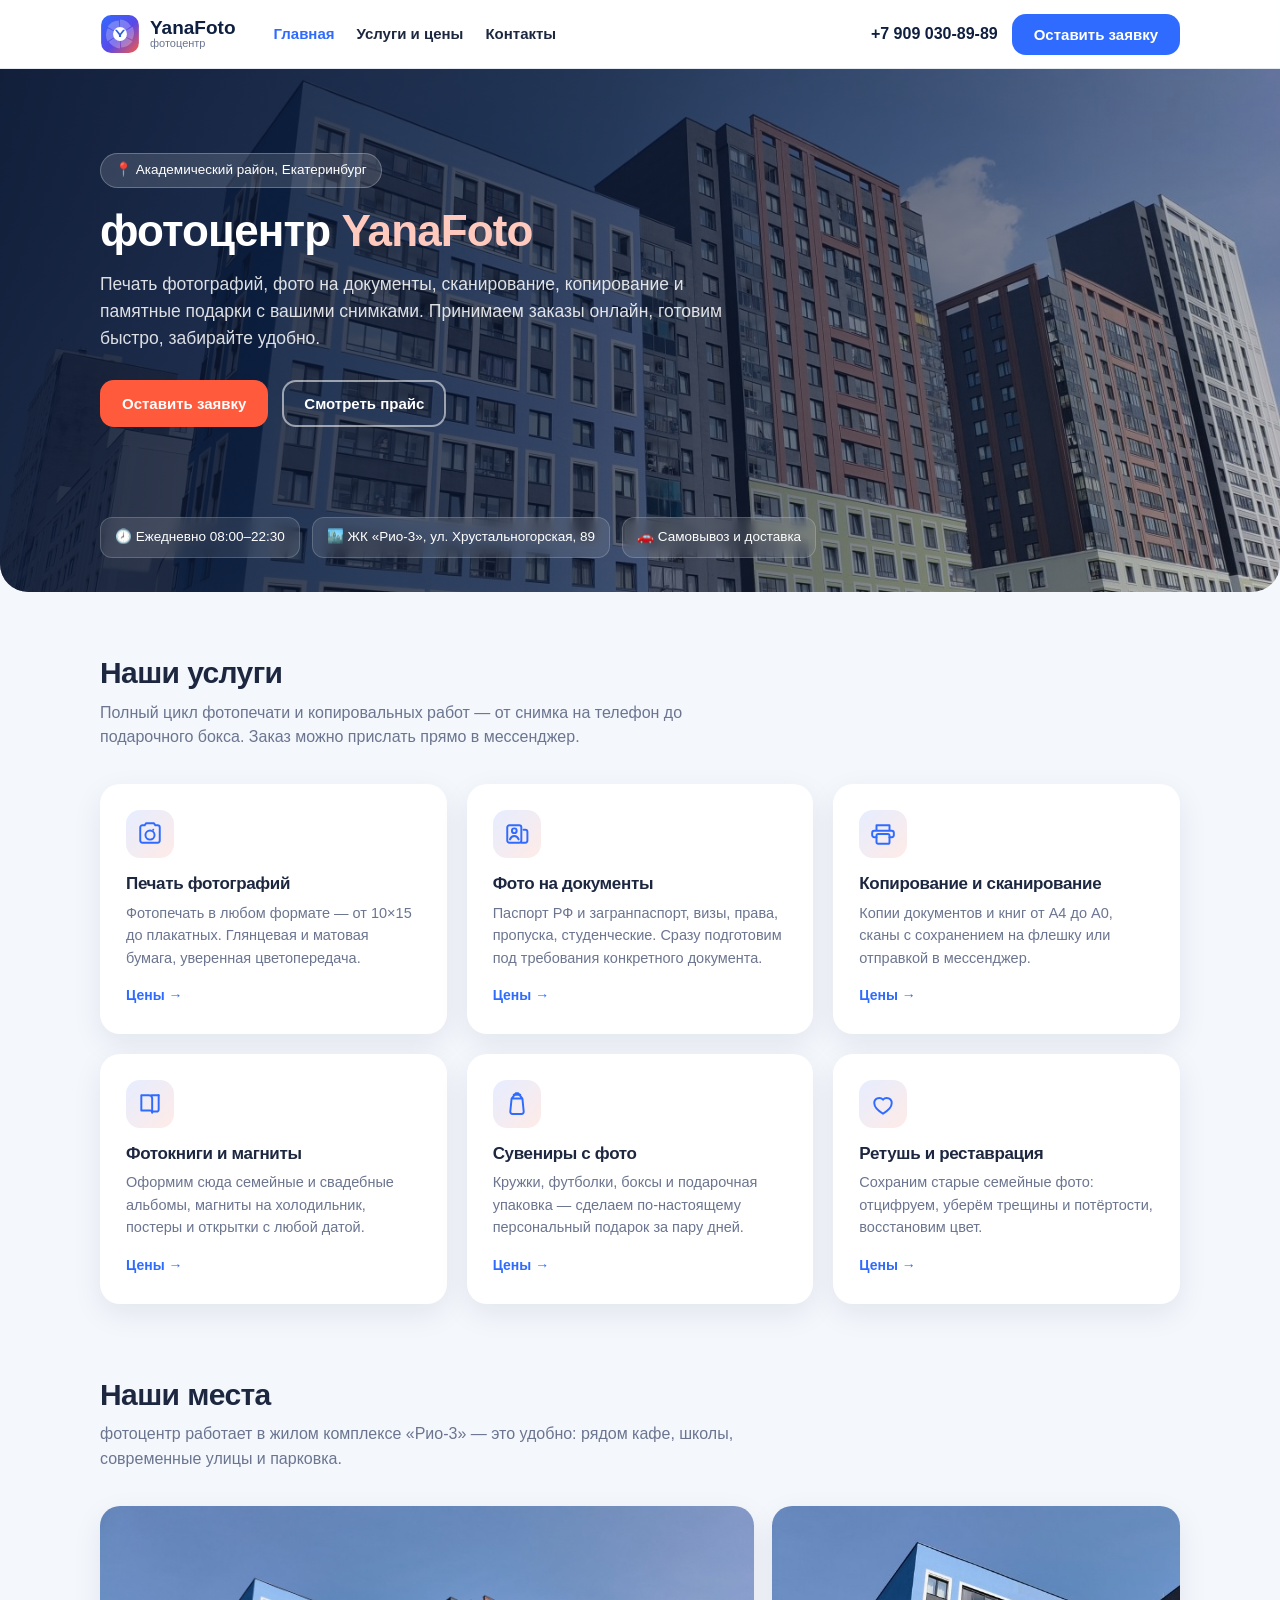
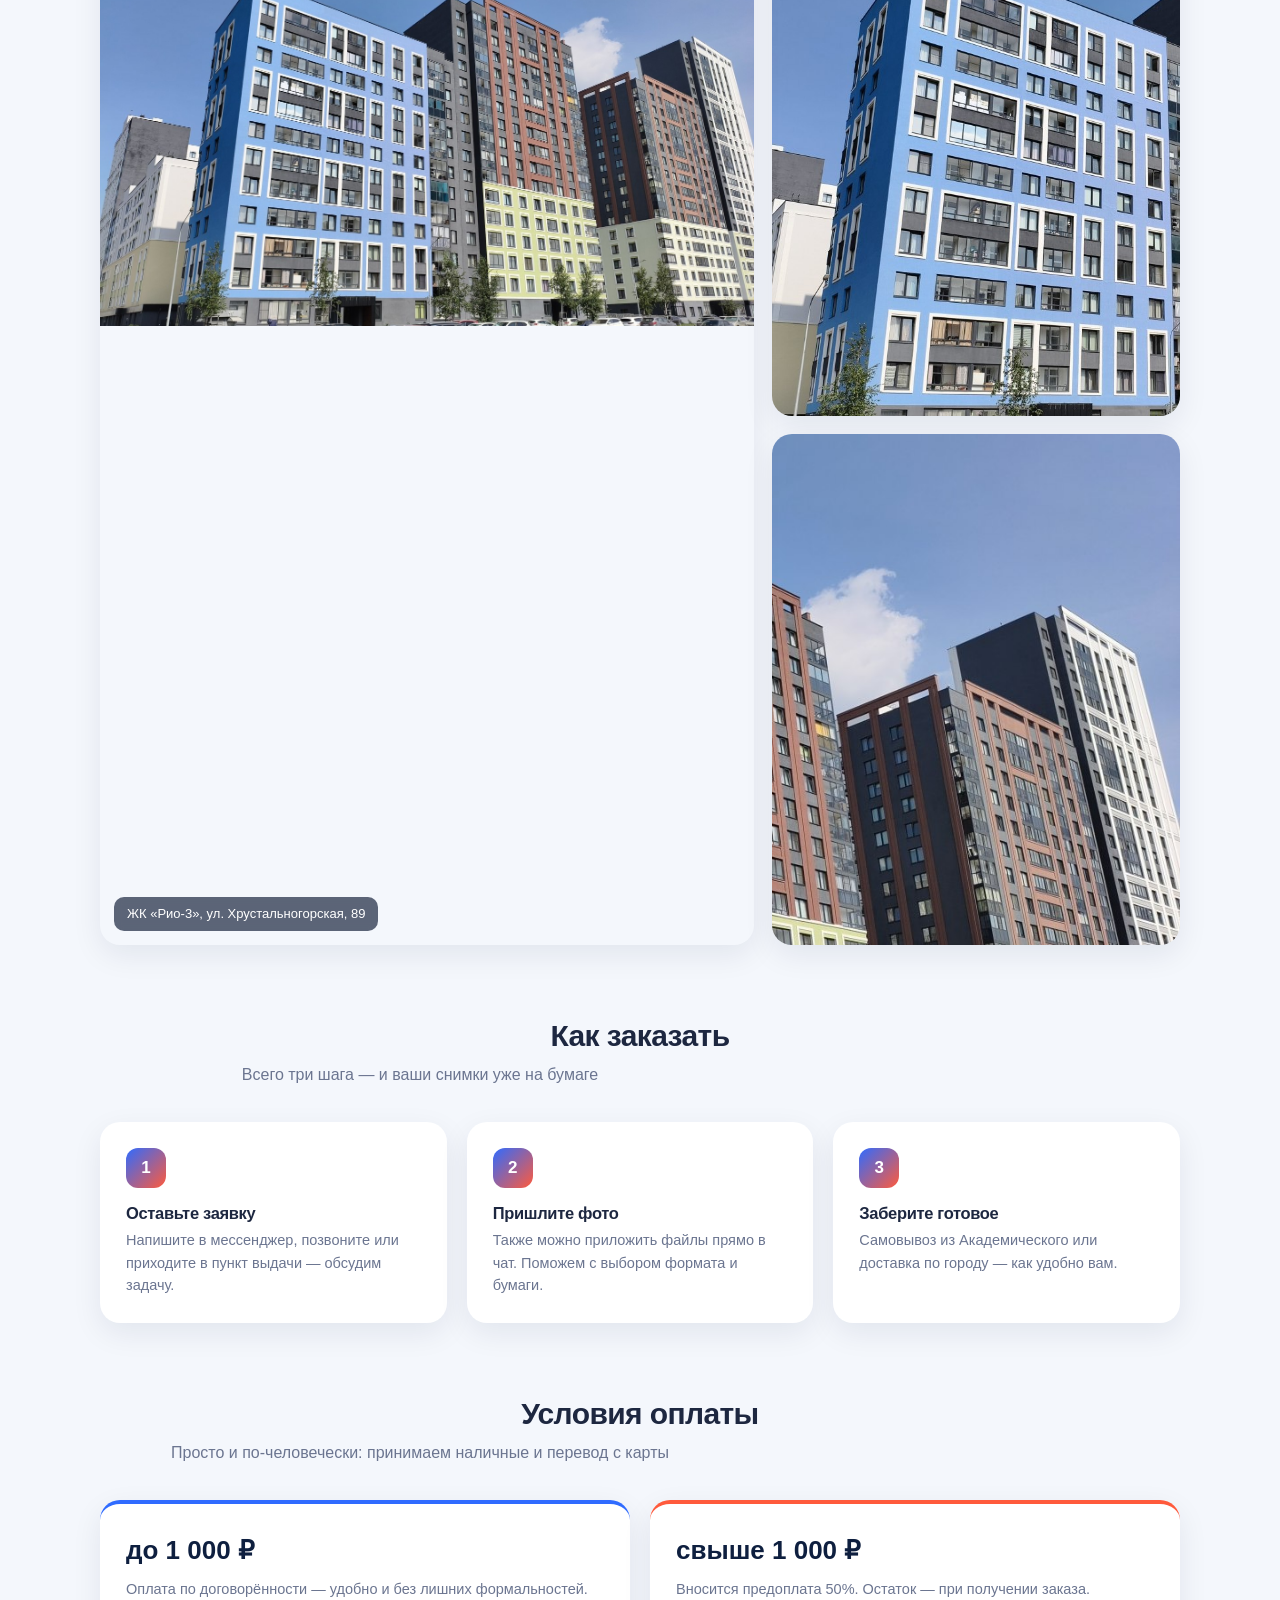
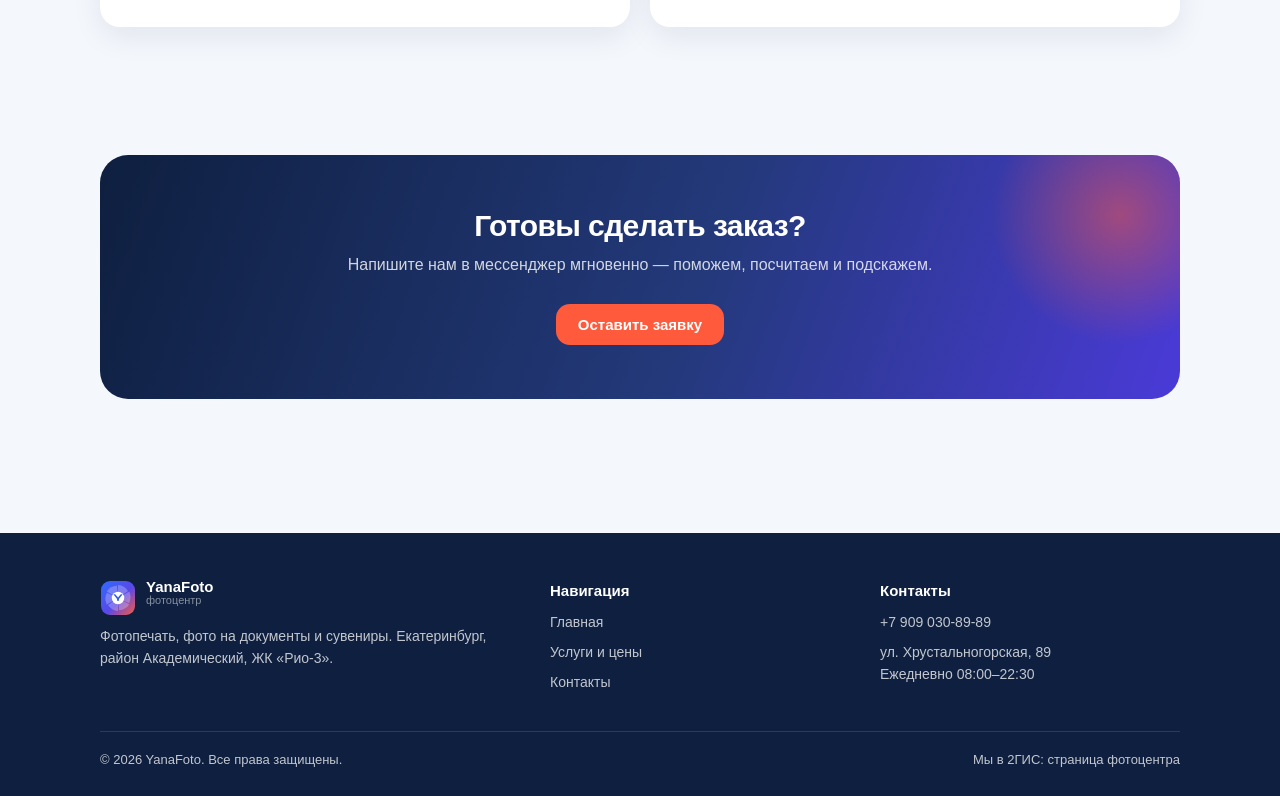
<file: index.html>
﻿<!DOCTYPE html>
<html lang="ru">
<head>
  <meta charset="UTF-8">
  <meta name="viewport" content="width=device-width, initial-scale=1.0">
  <title>фотоцентр — YanaFoto | Екатеринбург, район Академический</title>
  <meta name="description" content="фотоцентр YanaFoto: печать фотографий, фото на документы, сканирование, копирование, сувениры с фото. ул. Хрустальногорская, 89 (ЖК «Рио-3»), Академический район, Екатеринбург. Ежедневно 08:00–22:30. Тел: +7 909 030-89-89">
  <link rel="icon" type="image/svg+xml" href="img/logo.svg">
  <link rel="stylesheet" href="css/style.css">
</head>
<body>

  <!-- ===== Шапка ===== -->
  <header class="header">
    <div class="wrap header-inner">
      <a class="brand" href="index.html">
        <img src="img/logo.svg" alt="Логотип YanaFoto">
        <span class="brand-name">YanaFoto<small>фотоцентр</small></span>
      </a>
      <nav class="nav">
        <a href="index.html" class="active">Главная</a>
        <a href="price.html">Услуги и цены</a>
        <a href="contacts.html">Контакты</a>
      </nav>
      <div class="header-cta">
        <a class="header-phone" href="tel:+79090308989">+7 909 030-89-89</a>
        <button class="btn" data-open-modal>Оставить заявку</button>
        <button class="burger" id="burger" aria-label="Меню"><span></span><span></span><span></span></button>
      </div>
    </div>
  </header>

  <!-- ===== Хиро ===== -->
  <section class="hero">
    <img class="hero-bg" src="img/hero.jpg" alt="ЖК Рио-3, ул. Хрустальногорская 89 — здесь находится фотоцентр YanaFoto">
    <div class="hero-overlay"></div>
    <div class="wrap">
      <div class="hero-content">
        <span class="hero-badge">📍 Академический район, Екатеринбург</span>
        <h1>фотоцентр <em>YanaFoto</em></h1>
        <p>Печать фотографий, фото на документы, сканирование, копирование и памятные подарки с вашими снимками. Принимаем заказы онлайн, готовим быстро, забирайте удобно.</p>
        <div class="hero-actions">
          <button class="btn btn--coral" data-open-modal>Оставить заявку</button>
          <a class="btn btn--ghost" href="price.html">Смотреть прайс</a>
        </div>
      </div>
    </div>
    <div class="wrap hero-chips">
      <span class="chip">🕗 Ежедневно 08:00–22:30</span>
      <span class="chip">🏙️ ЖК «Рио-3», ул. Хрустальногорская, 89</span>
      <span class="chip">🚗 Самовывоз и доставка</span>
    </div>
  </section>

  <!-- ===== Услуги ===== -->
  <section class="section">
    <div class="wrap">
      <h2 class="section-title">Наши услуги</h2>
      <p class="section-sub">Полный цикл фотопечати и копировальных работ — от снимка на телефон до подарочного бокса. Заказ можно прислать прямо в мессенджер.</p>

      <div class="grid-3">
        <div class="card service">
          <div class="icon">
            <svg viewBox="0 0 24 24" fill="none" stroke-width="1.8" stroke-linecap="round" stroke-linejoin="round"><path d="M15 8h.01M3 6a2 2 0 0 1 2-2h2l1.5-2h7L17 4h2a2 2 0 0 1 2 2v12a2 2 0 0 1-2 2H5a2 2 0 0 1-2-2V6z"/><circle cx="12" cy="13" r="4.2"/></svg>
          </div>
          <h3>Печать фотографий</h3>
          <p>Фотопечать в любом формате — от 10×15 до плакатных. Глянцевая и матовая бумага, уверенная цветопередача.</p>
          <a href="price.html">Цены →</a>
        </div>

        <div class="card service">
          <div class="icon">
            <svg viewBox="0 0 24 24" fill="none" stroke-width="1.8" stroke-linecap="round" stroke-linejoin="round"><rect x="3" y="4" width="13" height="16" rx="2"/><circle cx="9.5" cy="9" r="2.2"/><path d="M5.5 17c.8-2.2 2.3-3.2 4-3.2s3.2 1 4 3.2M18 8h1.6a2 2 0 0 1 2 2v8a2 2 0 0 1-2 2H16"/></svg>
          </div>
          <h3>Фото на документы</h3>
          <p>Паспорт РФ и загранпаспорт, визы, права, пропуска, студенческие. Сразу подготовим под требования конкретного документа.</p>
          <a href="price.html">Цены →</a>
        </div>

        <div class="card service">
          <div class="icon">
            <svg viewBox="0 0 24 24" fill="none" stroke-width="1.8" stroke-linecap="round" stroke-linejoin="round"><path d="M6 9V4h12v5M6 15H4a2 2 0 0 1-2-2v-2a2 2 0 0 1 2-2h16a2 2 0 0 1 2 2v2a2 2 0 0 1-2 2h-2"/><rect x="6" y="12" width="12" height="9" rx="1.5"/></svg>
          </div>
          <h3>Копирование и сканирование</h3>
          <p>Копии документов и книг от А4 до А0, сканы с сохранением на флешку или отправкой в мессенджер.</p>
          <a href="price.html">Цены →</a>
        </div>

        <div class="card service">
          <div class="icon">
            <svg viewBox="0 0 24 24" fill="none" stroke-width="1.8" stroke-linecap="round" stroke-linejoin="round"><path d="M4 4h7a3 3 0 0 1 3 3v13a2 2 0 0 0-2-2H4V4zM20 4h-6.5"/><path d="M20 4v13a2 2 0 0 1-2 2h-4"/></svg>
          </div>
          <h3>Фотокниги и магниты</h3>
          <p>Оформим сюда семейные и свадебные альбомы, магниты на холодильник, постеры и открытки с любой датой.</p>
          <a href="price.html">Цены →</a>
        </div>

        <div class="card service">
          <div class="icon">
            <svg viewBox="0 0 24 24" fill="none" stroke-width="1.8" stroke-linecap="round" stroke-linejoin="round"><path d="M7 7l4-5h2l4 5M7 7h10l1.2 12a2 2 0 0 1-2 2.2H7.8a2 2 0 0 1-2-2.2L7 7z"/><path d="M9 3.5h6"/></svg>
          </div>
          <h3>Сувениры с фото</h3>
          <p>Кружки, футболки, боксы и подарочная упаковка — сделаем по-настоящему персональный подарок за пару дней.</p>
          <a href="price.html">Цены →</a>
        </div>

        <div class="card service">
          <div class="icon">
            <svg viewBox="0 0 24 24" fill="none" stroke-width="1.8" stroke-linecap="round" stroke-linejoin="round"><path d="M12 21c-4.5-2.8-8-5.6-8-9.4A4.6 4.6 0 0 1 12 8a4.6 4.6 0 0 1 8 3.6c0 3.8-3.5 6.6-8 9.4z"/></svg>
          </div>
          <h3>Ретушь и реставрация</h3>
          <p>Сохраним старые семейные фото: отцифруем, уберём трещины и потёртости, восстановим цвет.</p>
          <a href="price.html">Цены →</a>
        </div>
      </div>
    </div>
  </section>

  <!-- ===== Место ===== -->
  <section class="section" style="padding-top: 10px;">
    <div class="wrap">
      <h2 class="section-title">Наши места</h2>
      <p class="section-sub">фотоцентр работает в жилом комплексе «Рио-3» — это удобно: рядом кафе, школы, современные улицы и парковка.</p>
      <figure class="gallery">
        <div class="gallery-main">
          <img src="img/hero.jpg" alt="ЖК Рио-3, Хрустальногорская 89 — фотоцентр YanaFoto">
          <figcaption>ЖК «Рио-3», ул. Хрустальногорская, 89</figcaption>
        </div>
        <div class="gallery-col">
          <figure class="gallery-item"><img src="img/place-1.jpg" alt="Широкая Речка, Академический район"></figure>
          <figure class="gallery-item"><img src="img/place-2.jpg" alt="Современные кварталы Академического района"></figure>
        </div>
      </figure>
    </div>
  </section>

  <!-- ===== Как заказать ===== -->
  <section class="section" style="padding-top: 10px;">
    <div class="wrap">
      <h2 class="section-title center">Как заказать</h2>
      <p class="section-sub center">Всего три шага — и ваши снимки уже на бумаге</p>
      <div class="steps">
        <div class="step">
          <h3>Оставьте заявку</h3>
          <p>Напишите в мессенджер, позвоните или приходите в пункт выдачи — обсудим задачу.</p>
        </div>
        <div class="step">
          <h3>Пришлите фото</h3>
          <p>Также можно приложить файлы прямо в чат. Поможем с выбором формата и бумаги.</p>
        </div>
        <div class="step">
          <h3>Заберите готовое</h3>
          <p>Самовывоз из Академического или доставка по городу — как удобно вам.</p>
        </div>
      </div>
    </div>
  </section>

  <!-- ===== Оплата ===== -->
  <section class="section" style="padding-top: 10px;">
    <div class="wrap">
      <h2 class="section-title center">Условия оплаты</h2>
      <p class="section-sub center">Просто и по-человечески: принимаем наличные и перевод с карты</p>
      <div class="paynote">
        <div class="card">
          <div class="amount">до 1 000 ₽</div>
          <p>Оплата по договорённости — удобно и без лишних формальностей.</p>
        </div>
        <div class="card">
          <div class="amount">свыше 1 000 ₽</div>
          <p>Вносится предоплата 50%. Остаток — при получении заказа.</p>
        </div>
      </div>
    </div>
  </section>

  <!-- ===== CTA ===== -->
  <section class="section">
    <div class="wrap">
      <div class="cta">
        <h2>Готовы сделать заказ?</h2>
        <p>Напишите нам в мессенджер мгновенно — поможем, посчитаем и подскажем.</p>
        <button class="btn btn--coral" data-open-modal>Оставить заявку</button>
      </div>
    </div>
  </section>

  <!-- ===== Подвал ===== -->
  <footer class="footer">
    <div class="wrap">
      <div class="footer-grid">
        <div>
          <div class="brand" style="color:#fff; margin-bottom:10px;">
            <img src="img/logo.svg" alt="" style="width:36px;height:36px;">
            <span class="brand-name">YanaFoto<small style="color:rgba(255,255,255,.5)">фотоцентр</small></span>
          </div>
          <p>Фотопечать, фото на документы и сувениры. Екатеринбург, район Академический, ЖК «Рио-3».</p>
        </div>
        <div>
          <h4>Навигация</h4>
          <a href="index.html">Главная</a>
          <a href="price.html">Услуги и цены</a>
          <a href="contacts.html">Контакты</a>
        </div>
        <div>
          <h4>Контакты</h4>
          <a href="tel:+79090308989">+7 909 030-89-89</a>
          <p>ул. Хрустальногорская, 89<br>Ежедневно 08:00–22:30</p>
        </div>
      </div>
      <div class="footer-bottom">
        <span>© <span id="year">2026</span> YanaFoto. Все права защищены.</span>
        <span>Мы в 2ГИС: <a href="https://2gis.ru/ekaterinburg/geo/70000001118827505" style="display:inline">страница фотоцентра</a></span>
      </div>
    </div>
  </footer>

  <!-- ===== Модальное окно заявки ===== -->
  <div class="modal" id="contact-modal">
    <div class="modal-box">
      <button class="modal-close" aria-label="Закрыть">✕</button>
      <h3>Оставить заявку</h3>
      <p class="m-sub">Выберите удобный способ связи — ответим быстро и в рабочее время (ежедневно 08:00–22:30).</p>
      <a class="ms-btn ms--phone" href="tel:+79090308989">
        <svg viewBox="0 0 24 24"><path d="M6.6 10.8a15.5 15.5 0 0 0 6.6 6.6l2.2-2.2a1 1 0 0 1 1-.25 11 11 0 0 0 3.4.55 1 1 0 0 1 1 1V20a1 1 0 0 1-1 1A17 17 0 0 1 3 4a1 1 0 0 1 1-1h3.5a1 1 0 0 1 1 1 11 11 0 0 0 .55 3.4 1 1 0 0 1-.25 1l-2.2 2.4z"/></svg>
        Позвонить: +7 909 030-89-89
      </a>
      <a class="ms-btn ms--whatsapp" href="https://wa.me/79090308989" target="_blank" rel="noopener">
        <svg viewBox="0 0 24 24"><path d="M12 2a10 10 0 0 0-8.6 15.1L2 22l5-1.3A10 10 0 1 0 12 2zm0 18a8 8 0 0 1-4.1-1.1l-.3-.2-3 .8.8-2.9-.2-.3A8 8 0 1 1 12 20zm4.5-6c-.2-.1-1.5-.7-1.7-.8-.2-.1-.4-.1-.6.1l-.8 1c-.1.2-.3.2-.5.1a6.5 6.5 0 0 1-3.2-2.8c-.1-.2 0-.4.1-.5l.5-.6a.6.6 0 0 0 .1-.5c0-.2-.7-1.7-.9-2.3-.2-.5-.4-.5-.6-.5h-.5a1 1 0 0 0-.7.3 3 3 0 0 0-.9 2.2A5.2 5.2 0 0 0 9 12a11.5 11.5 0 0 0 4.4 3.9c1.6.6 2.2.7 3 .6.5-.1 1.5-.6 1.7-1.2.2-.6.2-1.1.1-1.2l-.2-.2z"/></svg>
        WhatsApp
      </a>
      <a class="ms-btn ms--telegram" href="https://t.me/+79090308989" target="_blank" rel="noopener">
        <svg viewBox="0 0 24 24"><path d="M21.9 4.4 18.6 19.7c-.2 1.1-.9 1.4-1.8.9l-5-3.7-2.4 2.3c-.3.3-.5.5-1 .5l.4-5.1 9.4-8.5c.4-.4-.1-.6-.6-.2L5.9 12.2 1 10.7c-1-.3-1-1 .2-1.5l19.2-7.4c1-.4 1.7.2 1.5 1.6z"/></svg>
        Telegram
      </a>
      <a class="ms-btn ms--max" href="https://max.ru/join/MsqzPy4CKPvOsq_6LuFRdn5y9iotE22dVW390hcSPMs" target="_blank" rel="noopener">
        <svg viewBox="0 0 24 24"><path d="M12 2a10 10 0 1 0 0 20 10 10 0 0 0 0-20zm3.7 13.4h-1.6l-2.3-3.4-3.1 3.4h-.9V8.2h1.7v4.4l3-3.4h1.4l-2 2.4 3.8 3.8z" fill-rule="evenodd" clip-rule="evenodd"/></svg>
        MAX
      </a>
      <a class="ms-btn ms--vk" href="https://vk.ru/club242493397" target="_blank" rel="noopener">
        <svg viewBox="0 0 24 24"><path d="M13 18c-5 0-8.5-3.6-9-9.4l1.9-.2c.3 2.5 1.2 4.5 2.6 5.7-.2-2-.1-4.6.3-6.1h2c-.3 1.6-.3 3.8-.1 5.3.5-.2 1.2-1 1.9-2.6.5-1.1.7-2.1.7-2.7h2c0 1.2-.4 2.3-.8 3.4 1.2-.4 2.7-1.1 4-3l1.6.9c-1.5 2.2-3.4 3.5-5.1 4.1 2.2.4 4.2 2 5.8 4.2-1.9 1.7-6.4.4-7.8.4z" transform="scale(1.05) translate(-0.6 -0.4)"/></svg>
        ВКонтакте
      </a>
    </div>
  </div>

  <script src="js/main.js"></script>
  <script>document.getElementById('year').textContent = new Date().getFullYear();</script>
</body>
</html>
</file>
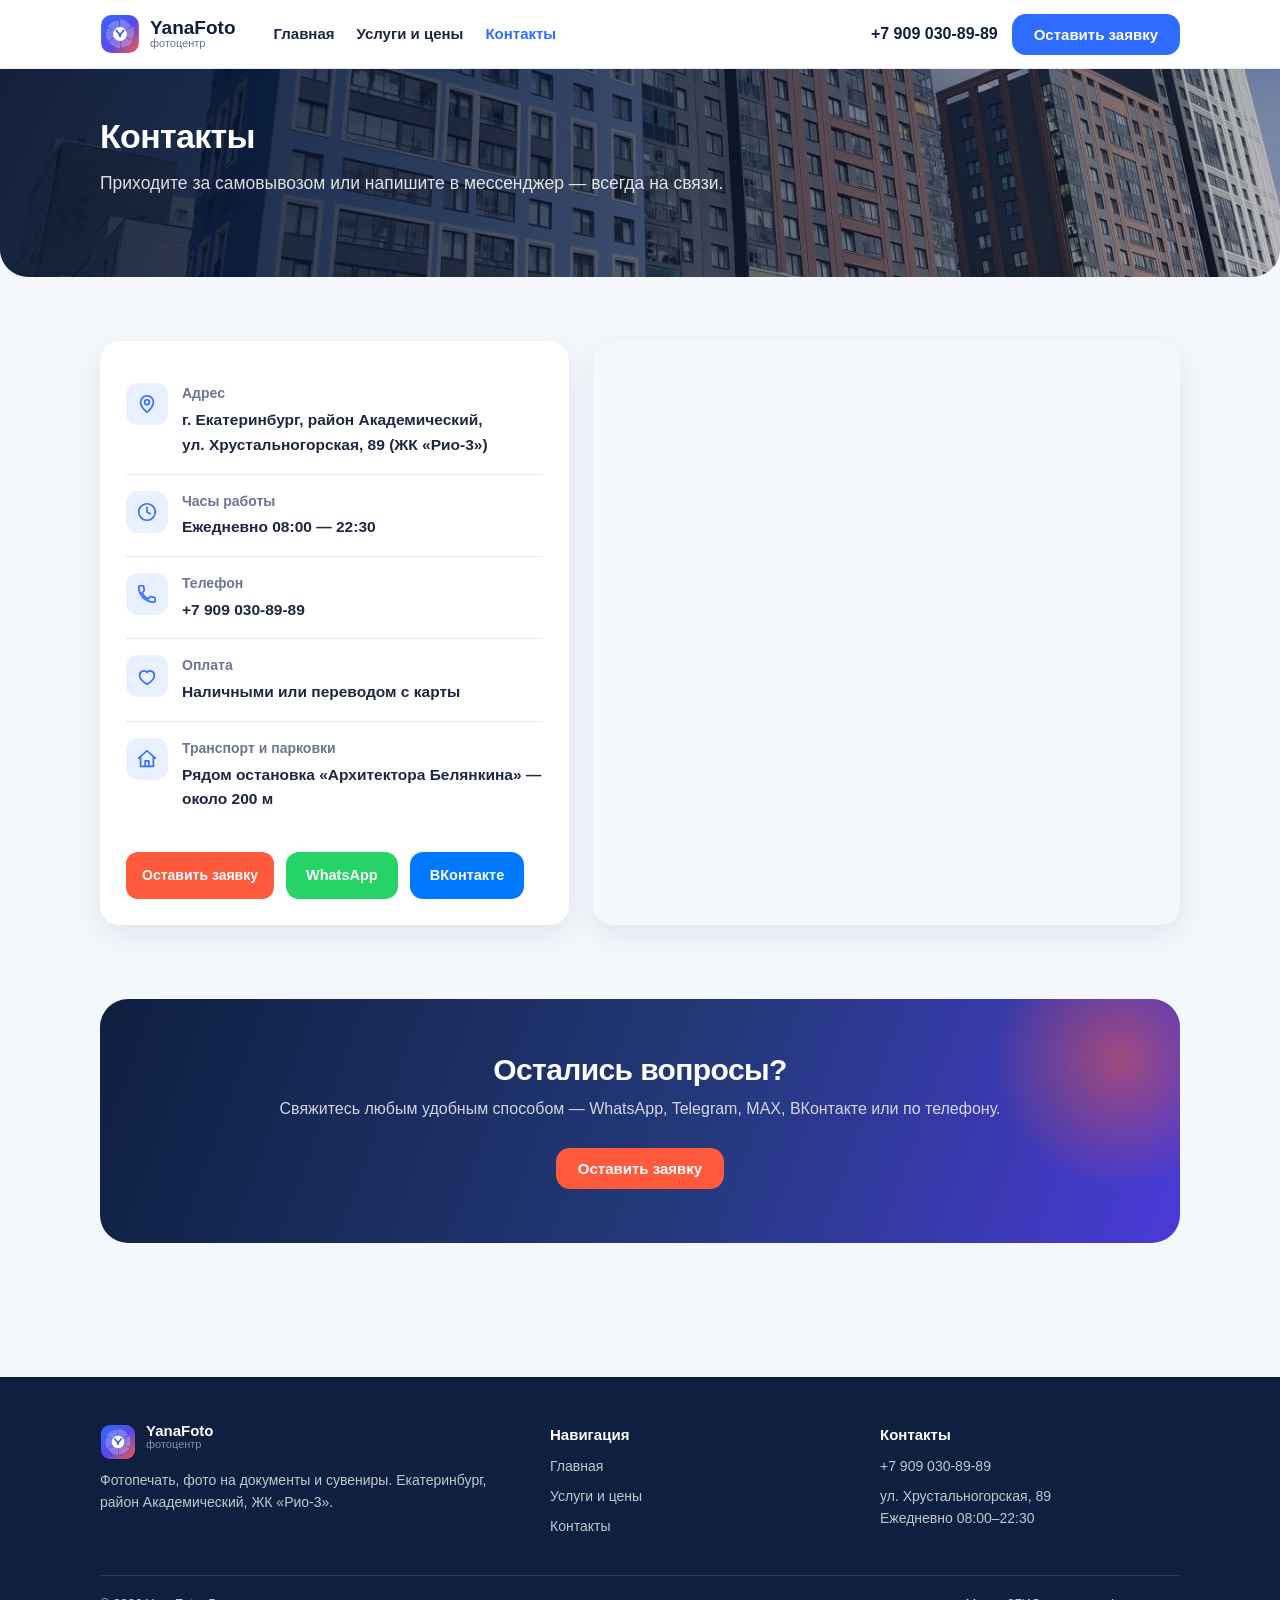
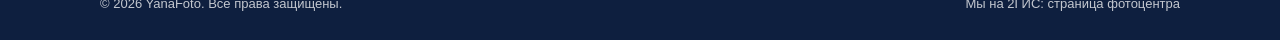
<file: contacts.html>
﻿<!DOCTYPE html>
<html lang="ru">
<head>
  <meta charset="UTF-8">
  <meta name="viewport" content="width=device-width, initial-scale=1.0">
  <title>Контакты — фотоцентр YanaFoto | Екатеринбург, Академический</title>
  <meta name="description" content="фотоцентр YanaFoto: самовывоз из Академического района (ул. Хрустальногорская, 89, ЖК «Рио-3»), Екатеринбург. Ежедневно 08:00–22:30. Телефон +7 909 030-89-89">
  <link rel="icon" type="image/svg+xml" href="img/logo.svg">
  <link rel="stylesheet" href="css/style.css">
</head>
<body>

  <header class="header">
    <div class="wrap header-inner">
      <a class="brand" href="index.html">
        <img src="img/logo.svg" alt="Логотип YanaFoto">
        <span class="brand-name">YanaFoto<small>фотоцентр</small></span>
      </a>
      <nav class="nav">
        <a href="index.html">Главная</a>
        <a href="price.html">Услуги и цены</a>
        <a href="contacts.html" class="active">Контакты</a>
      </nav>
      <div class="header-cta">
        <a class="header-phone" href="tel:+79090308989">+7 909 030-89-89</a>
        <button class="btn" data-open-modal>Оставить заявку</button>
        <button class="burger" id="burger" aria-label="Меню"><span></span><span></span><span></span></button>
      </div>
    </div>
  </header>

  <section class="hero hero--page">
    <img class="hero-bg" src="img/hero.jpg" alt="" style="object-position: 60% 55%;">
    <div class="hero-overlay"></div>
    <div class="wrap">
      <div class="hero-content">
        <h1>Контакты</h1>
        <p>Приходите за самовывозом или напишите в мессенджер — всегда на связи.</p>
      </div>
    </div>
  </section>

  <section class="section">
    <div class="wrap contacts-grid">

      <div class="card">
        <div class="contact-row">
          <div class="icon"><svg viewBox="0 0 24 24" fill="none" stroke-width="1.8" stroke-linecap="round" stroke-linejoin="round"><path d="M12 21s7-6.1 7-11a7 7 0 1 0-14 0c0 4.9 7 11 7 11z"/><circle cx="12" cy="10" r="2.6"/></svg></div>
          <div>
            <b>Адрес</b>
            <span>г. Екатеринбург, район Академический,<br>ул. Хрустальногорская, 89 (ЖК «Рио-3»)</span>
          </div>
        </div>
        <div class="contact-row">
          <div class="icon"><svg viewBox="0 0 24 24" fill="none" stroke-width="1.8" stroke-linecap="round" stroke-linejoin="round"><circle cx="12" cy="12" r="9"/><path d="M12 7v5l3.5 2"/></svg></div>
          <div>
            <b>Часы работы</b>
            <span>Ежедневно 08:00 — 22:30</span>
          </div>
        </div>
        <div class="contact-row">
          <div class="icon"><svg viewBox="0 0 24 24" fill="none" stroke-width="1.8" stroke-linecap="round" stroke-linejoin="round"><path d="M6.6 10.8a15.5 15.5 0 0 0 6.6 6.6l2.2-2.2a1 1 0 0 1 1-.25 11 11 0 0 0 3.4.55 1 1 0 0 1 1 1V20a1 1 0 0 1-1 1A17 17 0 0 1 3 4a1 1 0 0 1 1-1h3.5a1 1 0 0 1 1 1 11 11 0 0 0 .55 3.4 1 1 0 0 1-.25 1l-2.2 2.4z"/></svg></div>
          <div>
            <b>Телефон</b>
            <a class="span" href="tel:+79090308989">+7 909 030-89-89</a>
          </div>
        </div>
        <div class="contact-row">
          <div class="icon"><svg viewBox="0 0 24 24" fill="none" stroke-width="1.8" stroke-linecap="round" stroke-linejoin="round"><path d="M12 21c-4.5-2.8-8-5.6-8-9.4A4.6 4.6 0 0 1 12 8a4.6 4.6 0 0 1 8 3.6c0 3.8-3.5 6.6-8 9.4z"/></svg></div>
          <div>
            <b>Оплата</b>
            <span>Наличными или переводом с карты</span>
          </div>
        </div>
        <div class="contact-row" style="border-bottom:none">
          <div class="icon"><svg viewBox="0 0 24 24" fill="none" stroke-width="1.8" stroke-linecap="round" stroke-linejoin="round"><path d="M3 11l9-8 9 8M5 10v10h14V10"/><path d="M10 20v-6h4v6"/></svg></div>
          <div>
            <b>Транспорт и парковки</b>
            <span>Рядом остановка «Архитектора Белянкина» — около 200 м</span>
          </div>
        </div>

        <div class="messengers" style="margin-top:24px">
          <button class="btn btn--coral btn--sm" data-open-modal>Оставить заявку</button>
          <a class="ms-btn ms--whatsapp btn--sm" href="https://wa.me/79090308989" target="_blank" rel="noopener">WhatsApp</a>
          <a class="ms-btn ms--vk btn--sm" href="https://vk.ru/club242493397" target="_blank" rel="noopener">ВКонтакте</a>
        </div>
      </div>

      <div class="map-box">
        <iframe
          src="https://www.openstreetmap.org/export/embed.html?bbox=60.477%2C56.786%2C60.521%2C56.806&layer=mapnik&marker=56.795811%2C60.499037"
          title="Карта: фотоцентр YanaFoto на Хрустальногорской 89"
          loading="lazy"></iframe>
      </div>

    </div>
  </section>

  <section class="section" style="padding-top:10px">
    <div class="wrap">
      <div class="cta">
        <h2>Остались вопросы?</h2>
        <p>Свяжитесь любым удобным способом — WhatsApp, Telegram, MAX, ВКонтакте или по телефону.</p>
        <button class="btn btn--coral" data-open-modal>Оставить заявку</button>
      </div>
    </div>
  </section>

  <footer class="footer">
    <div class="wrap">
      <div class="footer-grid">
        <div>
          <div class="brand" style="color:#fff; margin-bottom:10px;">
            <img src="img/logo.svg" alt="" style="width:36px;height:36px;">
            <span class="brand-name">YanaFoto<small style="color:rgba(255,255,255,.5)">фотоцентр</small></span>
          </div>
          <p>Фотопечать, фото на документы и сувениры. Екатеринбург, район Академический, ЖК «Рио-3».</p>
        </div>
        <div>
          <h4>Навигация</h4>
          <a href="index.html">Главная</a>
          <a href="price.html">Услуги и цены</a>
          <a href="contacts.html">Контакты</a>
        </div>
        <div>
          <h4>Контакты</h4>
          <a href="tel:+79090308989">+7 909 030-89-89</a>
          <p>ул. Хрустальногорская, 89<br>Ежедневно 08:00–22:30</p>
        </div>
      </div>
      <div class="footer-bottom">
        <span>© <span class="year">2026</span> YanaFoto. Все права защищены.</span>
        <span>Мы на 2ГИС: <a href="https://2gis.ru/ekaterinburg/geo/70000001118827505" style="display:inline">страница фотоцентра</a></span>
      </div>
    </div>
  </footer>

  <div class="modal" id="contact-modal">
    <div class="modal-box">
      <button class="modal-close" aria-label="Закрыть">✕</button>
      <h3>Оставить заявку</h3>
      <p class="m-sub">Выберите удобный способ связи — ответим быстро и в рабочее время (ежедневно 08:00–22:30).</p>
      <a class="ms-btn ms--phone" href="tel:+79090308989">
        <svg viewBox="0 0 24 24"><path d="M6.6 10.8a15.5 15.5 0 0 0 6.6 6.6l2.2-2.2a1 1 0 0 1 1-.25 11 11 0 0 0 3.4.55 1 1 0 0 1 1 1V20a1 1 0 0 1-1 1A17 17 0 0 1 3 4a1 1 0 0 1 1-1h3.5a1 1 0 0 1 1 1 11 11 0 0 0 .55 3.4 1 1 0 0 1-.25 1l-2.2 2.4z"/></svg>
        Позвонить: +7 909 030-89-89
      </a>
      <a class="ms-btn ms--whatsapp" href="https://wa.me/79090308989" target="_blank" rel="noopener">
        <svg viewBox="0 0 24 24"><path d="M12 2a10 10 0 0 0-8.6 15.1L2 22l5-1.3A10 10 0 1 0 12 2zm0 18a8 8 0 0 1-4.1-1.1l-.3-.2-3 .8.8-2.9-.2-.3A8 8 0 1 1 12 20zm4.5-6c-.2-.1-1.5-.7-1.7-.8-.2-.1-.4-.1-.6.1l-.8 1c-.1.2-.3.2-.5.1a6.5 6.5 0 0 1-3.2-2.8c-.1-.2 0-.4.1-.5l.5-.6a.6.6 0 0 0 .1-.5c0-.2-.7-1.7-.9-2.3-.2-.5-.4-.5-.6-.5h-.5a1 1 0 0 0-.7.3 3 3 0 0 0-.9 2.2A5.2 5.2 0 0 0 9 12a11.5 11.5 0 0 0 4.4 3.9c1.6.6 2.2.7 3 .6.5-.1 1.5-.6 1.7-1.2.2-.6.2-1.1.1-1.2l-.2-.2z"/></svg>
        WhatsApp
      </a>
      <a class="ms-btn ms--telegram" href="https://t.me/+79090308989" target="_blank" rel="noopener">
        <svg viewBox="0 0 24 24"><path d="M21.9 4.4 18.6 19.7c-.2 1.1-.9 1.4-1.8.9l-5-3.7-2.4 2.3c-.3.3-.5.5-1 .5l.4-5.1 9.4-8.5c.4-.4-.1-.6-.6-.2L5.9 12.2 1 10.7c-1-.3-1-1 .2-1.5l19.2-7.4c1-.4 1.7.2 1.5 1.6z"/></svg>
        Telegram
      </a>
      <a class="ms-btn ms--max" href="https://max.ru/join/MsqzPy4CKPvOsq_6LuFRdn5y9iotE22dVW390hcSPMs" target="_blank" rel="noopener">
        <svg viewBox="0 0 24 24"><path d="M12 2a10 10 0 1 0 0 20 10 10 0 0 0 0-20zm3.7 13.4h-1.6l-2.3-3.4-3.1 3.4h-.9V8.2h1.7v4.4l3-3.4h1.4l-2 2.4 3.8 3.8z" fill-rule="evenodd" clip-rule="evenodd"/></svg>
        MAX
      </a>
      <a class="ms-btn ms--vk" href="https://vk.ru/club242493397" target="_blank" rel="noopener">
        <svg viewBox="0 0 24 24"><path d="M13 18c-5 0-8.5-3.6-9-9.4l1.9-.2c.3 2.5 1.2 4.5 2.6 5.7-.2-2-.1-4.6.3-6.1h2c-.3 1.6-.3 3.8-.1 5.3.5-.2 1.2-1 1.9-2.6.5-1.1.7-2.1.7-2.7h2c0 1.2-.4 2.3-.8 3.4 1.2-.4 2.7-1.1 4-3l1.6.9c-1.5 2.2-3.4 3.5-5.1 4.1 2.2.4 4.2 2 5.8 4.2-1.9 1.7-6.4.4-7.8.4z" transform="scale(1.05) translate(-0.6 -0.4)"/></svg>
        ВКонтакте
      </a>
    </div>
  </div>

  <script src="js/main.js"></script>
  <script>document.querySelectorAll('.year').forEach(function(el){el.textContent = new Date().getFullYear();});</script>
</body>
</html>
</file>
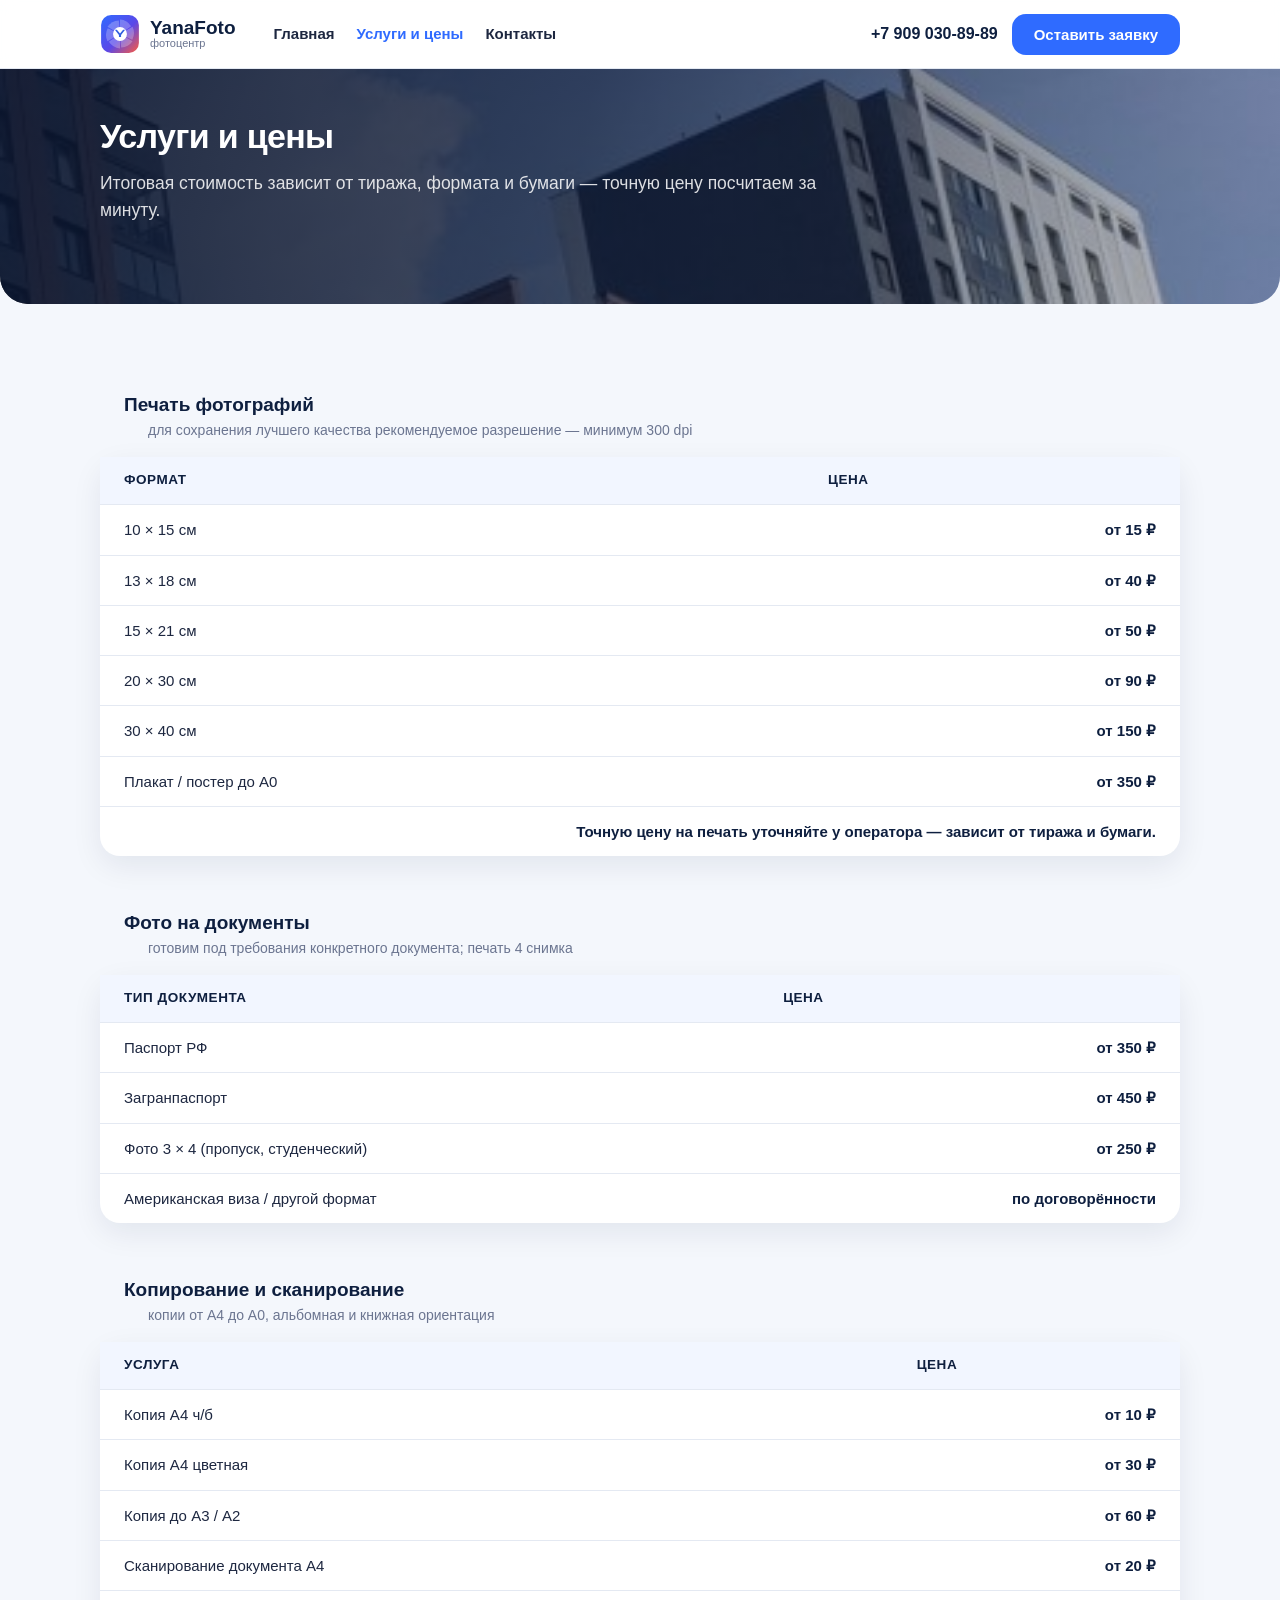
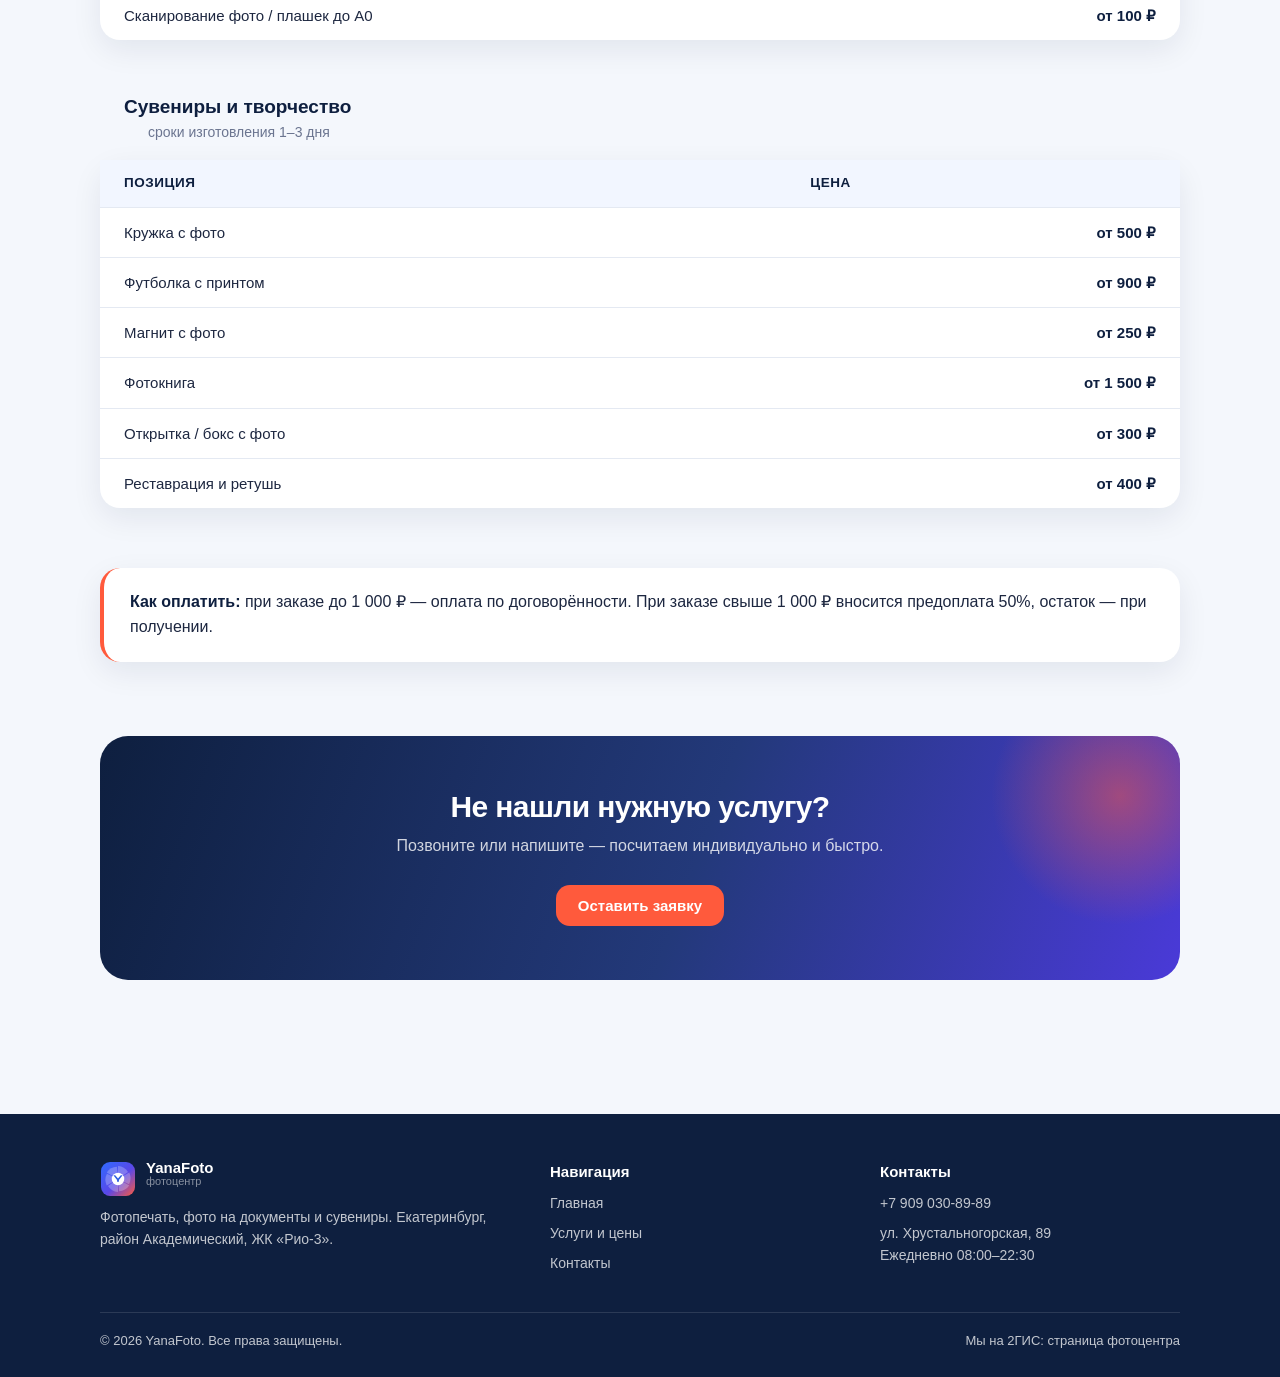
<file: price.html>
﻿<!DOCTYPE html>
<html lang="ru">
<head>
  <meta charset="UTF-8">
  <meta name="viewport" content="width=device-width, initial-scale=1.0">
  <title>Услуги и цены — фотоцентр YanaFoto | Екатеринбург</title>
  <meta name="description" content="Прайс фотоцентра YanaFoto: печать фотографий, фото на документы, сканирование, копирование, фотокниги, сувениры. Екатеринбург, район Академический, ул. Хрустальногорская, 89. Тел: +7 909 030-89-89">
  <link rel="icon" type="image/svg+xml" href="img/logo.svg">
  <link rel="stylesheet" href="css/style.css">
</head>
<body>

  <header class="header">
    <div class="wrap header-inner">
      <a class="brand" href="index.html">
        <img src="img/logo.svg" alt="Логотип YanaFoto">
        <span class="brand-name">YanaFoto<small>фотоцентр</small></span>
      </a>
      <nav class="nav">
        <a href="index.html">Главная</a>
        <a href="price.html" class="active">Услуги и цены</a>
        <a href="contacts.html">Контакты</a>
      </nav>
      <div class="header-cta">
        <a class="header-phone" href="tel:+79090308989">+7 909 030-89-89</a>
        <button class="btn" data-open-modal>Оставить заявку</button>
        <button class="burger" id="burger" aria-label="Меню"><span></span><span></span><span></span></button>
      </div>
    </div>
  </header>

  <section class="hero hero--page">
    <img class="hero-bg" src="img/place-2.jpg" alt="" style="object-position: 70% 40%;">
    <div class="hero-overlay"></div>
    <div class="wrap">
      <div class="hero-content">
        <h1>Услуги и цены</h1>
        <p>Итоговая стоимость зависит от тиража, формата и бумаги — точную цену посчитаем за минуту.</p>
      </div>
    </div>
  </section>

  <section class="section">
    <div class="wrap table-stack">

      <table class="price-table">
        <caption>Печать фотографий <span class="price-sub">для сохранения лучшего качества рекомендуемое разрешение — минимум 300 dpi</span></caption>
        <thead><tr><th>Формат</th><th>Цена</th></tr></thead>
        <tbody>
          <tr><td>10 × 15 см</td><td>от 15 ₽</td></tr>
          <tr><td>13 × 18 см</td><td>от 40 ₽</td></tr>
          <tr><td>15 × 21 см</td><td>от 50 ₽</td></tr>
          <tr><td>20 × 30 см</td><td>от 90 ₽</td></tr>
          <tr><td>30 × 40 см</td><td>от 150 ₽</td></tr>
          <tr><td>Плакат / постер до А0</td><td>от 350 ₽</td></tr>
        </tbody>
        <tfoot><tr><td colspan="2" class="price-note">Точную цену на печать уточняйте у оператора — зависит от тиража и бумаги.</td></tr></tfoot>
      </table>

      <table class="price-table">
        <caption>Фото на документы <span class="price-sub">готовим под требования конкретного документа; печать 4 снимка</span></caption>
        <thead><tr><th>Тип документа</th><th>Цена</th></tr></thead>
        <tbody>
          <tr><td>Паспорт РФ</td><td>от 350 ₽</td></tr>
          <tr><td>Загранпаспорт</td><td>от 450 ₽</td></tr>
          <tr><td>Фото 3 × 4 (пропуск, студенческий)</td><td>от 250 ₽</td></tr>
          <tr><td>Американская виза / другой формат</td><td>по договорённости</td></tr>
        </tbody>
      </table>

      <table class="price-table">
        <caption>Копирование и сканирование <span class="price-sub">копии от А4 до А0, альбомная и книжная ориентация</span></caption>
        <thead><tr><th>Услуга</th><th>Цена</th></tr></thead>
        <tbody>
          <tr><td>Копия А4 ч/б</td><td>от 10 ₽</td></tr>
          <tr><td>Копия А4 цветная</td><td>от 30 ₽</td></tr>
          <tr><td>Копия до А3 / А2</td><td>от 60 ₽</td></tr>
          <tr><td>Сканирование документа А4</td><td>от 20 ₽</td></tr>
          <tr><td>Сканирование фото / плашек до А0</td><td>от 100 ₽</td></tr>
        </tbody>
      </table>

      <table class="price-table">
        <caption>Сувениры и творчество <span class="price-sub">сроки изготовления 1–3 дня</span></caption>
        <thead><tr><th>Позиция</th><th>Цена</th></tr></thead>
        <tbody>
          <tr><td>Кружка с фото</td><td>от 500 ₽</td></tr>
          <tr><td>Футболка с принтом</td><td>от 900 ₽</td></tr>
          <tr><td>Магнит с фото</td><td>от 250 ₽</td></tr>
          <tr><td>Фотокнига</td><td>от 1 500 ₽</td></tr>
          <tr><td>Открытка / бокс с фото</td><td>от 300 ₽</td></tr>
          <tr><td>Реставрация и ретушь</td><td>от 400 ₽</td></tr>
        </tbody>
      </table>

      <div class="order-note">
        <b>Как оплатить:</b> при заказе до 1 000 ₽ — оплата по договорённости. При заказе свыше 1 000 ₽ вносится предоплата 50%, остаток — при получении.
      </div>

    </div>
  </section>

  <section class="section" style="padding-top:10px">
    <div class="wrap">
      <div class="cta">
        <h2>Не нашли нужную услугу?</h2>
        <p>Позвоните или напишите — посчитаем индивидуально и быстро.</p>
        <button class="btn btn--coral" data-open-modal>Оставить заявку</button>
      </div>
    </div>
  </section>

  <footer class="footer">
    <div class="wrap">
      <div class="footer-grid">
        <div>
          <div class="brand" style="color:#fff; margin-bottom:10px;">
            <img src="img/logo.svg" alt="" style="width:36px;height:36px;">
            <span class="brand-name">YanaFoto<small style="color:rgba(255,255,255,.5)">фотоцентр</small></span>
          </div>
          <p>Фотопечать, фото на документы и сувениры. Екатеринбург, район Академический, ЖК «Рио-3».</p>
        </div>
        <div>
          <h4>Навигация</h4>
          <a href="index.html">Главная</a>
          <a href="price.html">Услуги и цены</a>
          <a href="contacts.html">Контакты</a>
        </div>
        <div>
          <h4>Контакты</h4>
          <a href="tel:+79090308989">+7 909 030-89-89</a>
          <p>ул. Хрустальногорская, 89<br>Ежедневно 08:00–22:30</p>
        </div>
      </div>
      <div class="footer-bottom">
        <span>© <span class="year">2026</span> YanaFoto. Все права защищены.</span>
        <span>Мы на 2ГИС: <a href="https://2gis.ru/ekaterinburg/geo/70000001118827505" style="display:inline">страница фотоцентра</a></span>
      </div>
    </div>
  </footer>

  <div class="modal" id="contact-modal">
    <div class="modal-box">
      <button class="modal-close" aria-label="Закрыть">✕</button>
      <h3>Оставить заявку</h3>
      <p class="m-sub">Выберите удобный способ связи — ответим быстро и в рабочее время (ежедневно 08:00–22:30).</p>
      <a class="ms-btn ms--phone" href="tel:+79090308989">
        <svg viewBox="0 0 24 24"><path d="M6.6 10.8a15.5 15.5 0 0 0 6.6 6.6l2.2-2.2a1 1 0 0 1 1-.25 11 11 0 0 0 3.4.55 1 1 0 0 1 1 1V20a1 1 0 0 1-1 1A17 17 0 0 1 3 4a1 1 0 0 1 1-1h3.5a1 1 0 0 1 1 1 11 11 0 0 0 .55 3.4 1 1 0 0 1-.25 1l-2.2 2.4z"/></svg>
        Позвонить: +7 909 030-89-89
      </a>
      <a class="ms-btn ms--whatsapp" href="https://wa.me/79090308989" target="_blank" rel="noopener">
        <svg viewBox="0 0 24 24"><path d="M12 2a10 10 0 0 0-8.6 15.1L2 22l5-1.3A10 10 0 1 0 12 2zm0 18a8 8 0 0 1-4.1-1.1l-.3-.2-3 .8.8-2.9-.2-.3A8 8 0 1 1 12 20zm4.5-6c-.2-.1-1.5-.7-1.7-.8-.2-.1-.4-.1-.6.1l-.8 1c-.1.2-.3.2-.5.1a6.5 6.5 0 0 1-3.2-2.8c-.1-.2 0-.4.1-.5l.5-.6a.6.6 0 0 0 .1-.5c0-.2-.7-1.7-.9-2.3-.2-.5-.4-.5-.6-.5h-.5a1 1 0 0 0-.7.3 3 3 0 0 0-.9 2.2A5.2 5.2 0 0 0 9 12a11.5 11.5 0 0 0 4.4 3.9c1.6.6 2.2.7 3 .6.5-.1 1.5-.6 1.7-1.2.2-.6.2-1.1.1-1.2l-.2-.2z"/></svg>
        WhatsApp
      </a>
      <a class="ms-btn ms--telegram" href="https://t.me/+79090308989" target="_blank" rel="noopener">
        <svg viewBox="0 0 24 24"><path d="M21.9 4.4 18.6 19.7c-.2 1.1-.9 1.4-1.8.9l-5-3.7-2.4 2.3c-.3.3-.5.5-1 .5l.4-5.1 9.4-8.5c.4-.4-.1-.6-.6-.2L5.9 12.2 1 10.7c-1-.3-1-1 .2-1.5l19.2-7.4c1-.4 1.7.2 1.5 1.6z"/></svg>
        Telegram
      </a>
      <a class="ms-btn ms--max" href="https://max.ru/join/MsqzPy4CKPvOsq_6LuFRdn5y9iotE22dVW390hcSPMs" target="_blank" rel="noopener">
        <svg viewBox="0 0 24 24"><path d="M12 2a10 10 0 1 0 0 20 10 10 0 0 0 0-20zm3.7 13.4h-1.6l-2.3-3.4-3.1 3.4h-.9V8.2h1.7v4.4l3-3.4h1.4l-2 2.4 3.8 3.8z" fill-rule="evenodd" clip-rule="evenodd"/></svg>
        MAX
      </a>
      <a class="ms-btn ms--vk" href="https://vk.ru/club242493397" target="_blank" rel="noopener">
        <svg viewBox="0 0 24 24"><path d="M13 18c-5 0-8.5-3.6-9-9.4l1.9-.2c.3 2.5 1.2 4.5 2.6 5.7-.2-2-.1-4.6.3-6.1h2c-.3 1.6-.3 3.8-.1 5.3.5-.2 1.2-1 1.9-2.6.5-1.1.7-2.1.7-2.7h2c0 1.2-.4 2.3-.8 3.4 1.2-.4 2.7-1.1 4-3l1.6.9c-1.5 2.2-3.4 3.5-5.1 4.1 2.2.4 4.2 2 5.8 4.2-1.9 1.7-6.4.4-7.8.4z" transform="scale(1.05) translate(-0.6 -0.4)"/></svg>
        ВКонтакте
      </a>
    </div>
  </div>

  <script src="js/main.js"></script>
  <script>document.querySelectorAll('.year').forEach(function(el){el.textContent = new Date().getFullYear();});</script>
</body>
</html>
</file>
<file: css/style.css>
/* ================= YanaFoto ================= */
:root {
  --navy: #0e1f3f;
  --navy-2: #16294f;
  --blue: #2f6bff;
  --coral: #ff5a3c;
  --text: #1d2740;
  --muted: #6b7590;
  --bg: #f4f7fc;
  --card: #ffffff;
  --line: #e4e9f2;
  --radius: 20px;
  --shadow: 0 10px 30px rgba(14, 31, 63, .08);
}

* { margin: 0; padding: 0; box-sizing: border-box; }

html { scroll-behavior: smooth; }

body {
  font-family: "Segoe UI", Roboto, "Helvetica Neue", Arial, sans-serif;
  color: var(--text);
  background: var(--bg);
  line-height: 1.55;
  font-size: 16px;
}

img { max-width: 100%; display: block; }

a { color: var(--blue); text-decoration: none; }
a:hover { opacity: .85; }

h1, h2, h3 { letter-spacing: -0.02em; line-height: 1.15; }

.wrap { max-width: 1120px; margin: 0 auto; padding: 0 20px; }

.section { padding: 64px 0; }
.section-title { font-size: 30px; margin-bottom: 10px; }
.section-sub { color: var(--muted); margin-bottom: 34px; max-width: 640px; }

.center { text-align: center; }
.center .section-sub { margin-left: auto; margin-right: auto; }

/* ---------- Header ---------- */
.header {
  position: sticky; top: 0; z-index: 50;
  background: rgba(255, 255, 255, .92);
  backdrop-filter: blur(8px);
  border-bottom: 1px solid var(--line);
}
.header-inner { display: flex; align-items: center; gap: 24px; height: 68px; }
.brand { display: flex; align-items: center; gap: 10px; color: var(--navy); }
.brand img { width: 40px; height: 40px; }
.brand-name { font-weight: 800; font-size: 19px; line-height: 1.05; }
.brand-name small { display: block; font-weight: 500; font-size: 11px; color: var(--muted); }

.nav { display: flex; gap: 22px; margin-left: 14px; }
.nav a { color: var(--text); font-weight: 600; font-size: 15px; }
.nav a.active, .nav a:hover { color: var(--blue); opacity: 1; }

.header-cta { margin-left: auto; display: flex; align-items: center; gap: 14px; }
.header-phone { font-weight: 700; color: var(--navy); white-space: nowrap; }

.btn {
  display: inline-flex; align-items: center; justify-content: center; gap: 10px;
  padding: 12px 22px; border-radius: 14px; border: none; cursor: pointer;
  font-weight: 700; font-size: 15px; color: #fff; background: var(--blue);
  transition: transform .15s, box-shadow .15s;
  font-family: inherit;
}
.btn:hover { transform: translateY(-2px); box-shadow: 0 8px 20px rgba(47, 107, 255, .35); opacity: 1; }
.btn--coral { background: var(--coral); }
.btn--coral:hover { box-shadow: 0 8px 20px rgba(255, 90, 60, .35); }
.btn--ghost { background: transparent; color: #fff; box-shadow: inset 0 0 0 2px rgba(255,255,255,.55); }
.btn--ghost:hover { box-shadow: inset 0 0 0 2px #fff; }
.btn--light { background: #fff; color: var(--navy); }
.btn--sm { padding: 9px 16px; font-size: 14px; border-radius: 12px; }

/* burger */
.burger { display: none; background: none; border: none; cursor: pointer; padding: 6px; }
.burger span { display: block; width: 24px; height: 2.5px; background: var(--navy); border-radius: 2px; margin: 5px 0; }

/* ---------- Hero ---------- */
.hero { position: relative; color: #fff; overflow: hidden; border-radius: 0 0 28px 28px; }
.hero-bg { position: absolute; inset: 0; width: 100%; height: 100%; object-fit: cover; object-position: 35% 45%; }
.hero-overlay { position: absolute; inset: 0; background: linear-gradient(100deg, rgba(10,22,48,.92) 0%, rgba(10,22,48,.72) 45%, rgba(10,22,48,.25) 100%); }
.hero-content { position: relative; padding: 84px 0 90px; max-width: 640px; }
.hero .wrap { position: relative; }
.hero-badge { display: inline-block; background: rgba(255,255,255,.14); border: 1px solid rgba(255,255,255,.25); padding: 6px 14px; border-radius: 999px; font-size: 13.5px; margin-bottom: 18px; }
.hero h1 { font-size: 44px; margin-bottom: 14px; }
.hero h1 em { font-style: normal; color: #ffc9bd; }
.hero p { font-size: 17.5px; color: rgba(255,255,255,.85); margin-bottom: 28px; }
.hero-actions { display: flex; gap: 14px; flex-wrap: wrap; }

.hero-chips { position: relative; display: flex; gap: 12px; flex-wrap: wrap; padding-bottom: 34px; }
.chip { display: flex; align-items: center; gap: 8px; background: rgba(255,255,255,.1); backdrop-filter: blur(6px); border: 1px solid rgba(255,255,255,.18); border-radius: 12px; padding: 9px 14px; font-size: 13.5px; }

/* page hero (inner pages hero) */
.hero--page .hero-content { padding: 48px 0 52px; max-width: 720px; }
.hero--page h1 { font-size: 34px; }

/* ---------- Cards / grids ---------- */
.grid-3 { display: grid; grid-template-columns: repeat(3, 1fr); gap: 20px; }
.grid-2 { display: grid; grid-template-columns: repeat(2, 1fr); gap: 20px; }

.card {
  background: var(--card); border-radius: var(--radius); padding: 26px; box-shadow: var(--shadow);
}
.service { transition: transform .18s; }
.service:hover { transform: translateY(-4px); }
.service .icon {
  width: 48px; height: 48px; border-radius: 14px; display: flex; align-items: center; justify-content: center;
  background: linear-gradient(135deg, rgba(47,107,255,.12), rgba(255,90,60,.12)); margin-bottom: 16px;
}
.service .icon svg { width: 26px; height: 26px; stroke: var(--blue); }
.service h3 { font-size: 17px; margin-bottom: 8px; }
.service p { color: var(--muted); font-size: 14.5px; margin-bottom: 14px; }
.service a { font-weight: 700; font-size: 14px; }

/* ---------- Gallery ---------- */
.gallery { display: grid; grid-template-columns: 1.6fr 1fr; gap: 18px; }
.gallery-main { border-radius: var(--radius); overflow: hidden; box-shadow: var(--shadow); position: relative; }
.gallery-main img { width: 100%; height: 420px; object-fit: cover; }
.gallery-col { display: grid; grid-template-rows: 1fr 1fr; gap: 18px; }
.gallery-col .gallery-item { border-radius: var(--radius); overflow: hidden; box-shadow: var(--shadow); }
.gallery-col img { width: 100%; height: 100%; object-fit: cover; }
.gallery figcaption {
  position: absolute; left: 14px; bottom: 14px; background: rgba(10,22,48,.65); color: #fff;
  font-size: 13px; padding: 7px 13px; border-radius: 10px; backdrop-filter: blur(4px);
}

/* ---------- Steps ---------- */
.steps { display: grid; grid-template-columns: repeat(3, 1fr); gap: 20px; counter-reset: step; }
.step { background: var(--card); border-radius: var(--radius); padding: 26px; box-shadow: var(--shadow); position: relative; }
.step::before {
  counter-increment: step; content: counter(step);
  width: 40px; height: 40px; border-radius: 12px; display: flex; align-items: center; justify-content: center;
  background: linear-gradient(135deg, var(--blue), var(--coral)); color: #fff; font-weight: 800; font-size: 17px;
  margin-bottom: 16px;
}
.step h3 { font-size: 16.5px; margin-bottom: 6px; }
.step p { color: var(--muted); font-size: 14.5px; }

/* ---------- Payment ---------- */
.paynote { display: grid; grid-template-columns: 1fr 1fr; gap: 20px; }
.paynote .card { border-top: 4px solid var(--blue); }
.paynote .card:last-child { border-top-color: var(--coral); }
.paynote .amount { font-size: 26px; font-weight: 800; color: var(--navy); margin-bottom: 8px; }
.paynote p { color: var(--muted); font-size: 14.5px; }

/* ---------- Tables ---------- */
.price-table { width: 100%; border-collapse: collapse; background: var(--card); border-radius: var(--radius); overflow: hidden; box-shadow: var(--shadow); }
.price-table caption {
  caption-side: top; text-align: left; font-weight: 800; font-size: 19px; color: var(--navy);
  padding: 22px 24px 4px; 
}
.price-sub { caption-side: top; caption-side: top; color: var(--muted); display: block; font-weight: 500; font-size: 14px; padding: 0 24px 12px; }
.price-table th, .price-table td { padding: 13px 24px; text-align: left; border-top: 1px solid var(--line); font-size: 15px; }
.price-table thead th { border-top: none; background: #f2f6ff; color: var(--navy); font-size: 13.5px; text-transform: uppercase; letter-spacing: .04em; }
.price-table td:last-child { text-align: right; white-space: nowrap; font-weight: 700; color: var(--navy); }
.price-note { padding: 10px 24px 18px; color: var(--muted); font-size: 13.5px; }
.table-stack { display: grid; gap: 30px; }

/* ---------- CTA band ---------- */
.cta { background: linear-gradient(110deg, var(--navy) 0%, #23397a 55%, #4a3ad8 100%); color: #fff; border-radius: 28px; padding: 54px 40px; text-align: center; position: relative; overflow: hidden; }
.cta::after {
  content: ""; position: absolute; right: -70px; top: -70px; width: 260px; height: 260px; border-radius: 50%;
  background: radial-gradient(circle, rgba(255,90,60,.5), transparent 70%);
}
.cta h2 { font-size: 30px; margin-bottom: 10px; }
.cta p { color: rgba(255,255,255,.8); margin-bottom: 26px; }
.cta .btn { position: relative; z-index: 1; }

/* ---------- Contacts ---------- */
.contacts-grid { display: grid; grid-template-columns: 1fr 1.25fr; gap: 24px; align-items: start; }
.contact-row { display: flex; gap: 14px; align-items: flex-start; padding: 16px 0; border-bottom: 1px solid var(--line); }
.contact-row:last-child { border-bottom: none; }
.contact-row .icon { width: 42px; height: 42px; border-radius: 12px; flex: 0 0 42px; display: flex; align-items: center; justify-content: center; background: rgba(47,107,255,.1); }
.contact-row .icon svg { width: 22px; height: 22px; stroke: var(--blue); }
.contact-row b { display: block; font-size: 14px; color: var(--muted); font-weight: 600; margin-bottom: 3px; }
.contact-row span, .contact-row a.span { color: var(--text); font-weight: 700; font-size: 15.5px; }

.map-box { border-radius: var(--radius); overflow: hidden; box-shadow: var(--shadow); height: 100%; min-height: 380px; }
.map-box iframe { width: 100%; height: 100%; min-height: 380px; border: 0; display: block; }

.messengers { display: flex; gap: 12px; flex-wrap: wrap; }
.ms-btn { display: inline-flex; align-items: center; gap: 10px; padding: 12px 20px; border-radius: 13px; font-weight: 700; font-size: 14.5px; color: #fff; }
.ms-btn:hover { opacity: .9; }
.ms-btn svg { width: 19px; height: 19px; fill: #fff; }
.ms--phone { background: #2f9e44; }
.ms--whatsapp { background: #25d366; }
.ms--telegram { background: #229ed9; }
.ms--max { background: #7a3bf5; }
.ms--vk { background: #0077ff; }

/* ---------- Footer ---------- */
.footer { background: var(--navy); color: rgba(255,255,255,.75); margin-top: 70px; padding: 46px 0 26px; font-size: 14px; }
.footer-grid { display: grid; grid-template-columns: 1.4fr 1fr 1fr; gap: 30px; margin-bottom: 30px; }
.footer .brand-name, .footer h4 { color: #fff; font-size: 15px; margin-bottom: 10px; }
.footer .brand-name small { color: rgba(255,255,255,.5); }
.footer a { color: rgba(255,255,255,.75); display: block; margin-bottom: 8px; }
.footer a:hover { color: #fff; opacity: 1; }
.footer-bottom { border-top: 1px solid rgba(255,255,255,.12); padding-top: 18px; display: flex; justify-content: space-between; gap: 12px; flex-wrap: wrap; font-size: 13px; }

/* ---------- Modal ---------- */
.modal {
  position: fixed; inset: 0; z-index: 100; display: none; align-items: center; justify-content: center; padding: 20px;
  background: rgba(10, 20, 45, .6); backdrop-filter: blur(4px);
}
.modal.open { display: flex; }
.modal-box { background: #fff; border-radius: 24px; max-width: 480px; width: 100%; padding: 34px 30px; position: relative; box-shadow: 0 24px 60px rgba(0,0,0,.3); }
.modal-close { position: absolute; top: 14px; right: 14px; width: 36px; height: 36px; border-radius: 50%; border: none; background: #f0f3fa; font-size: 18px; cursor: pointer; color: var(--navy); }
.modal-box h3 { font-size: 23px; margin-bottom: 8px; }
.modal-box .m-sub { color: var(--muted); font-size: 14.5px; margin-bottom: 20px; }
.modal-box .ms-btn { width: 100%; justify-content: flex-start; margin-bottom: 10px; }

/* ---------- misc ---------- */
.mt { margin-top: 40px; }
.order-note { background: #fff; border-radius: var(--radius); box-shadow: var(--shadow); padding: 22px 26px; margin-top: 30px; border-left: 4px solid var(--coral); }
.order-note b { color: var(--navy); }

/* ---------- Adaptive ---------- */
@media (max-width: 960px) {
  .grid-3 { grid-template-columns: repeat(2, 1fr); }
  .contacts-grid { grid-template-columns: 1fr; }
  .footer-grid { grid-template-columns: 1fr 1fr; }
  .hero h1 { font-size: 34px; }
  .gallery { grid-template-columns: 1fr; }
  .gallery-main img { height: 300px; }
  .gallery-col { grid-template-rows: none; grid-template-columns: 1fr 1fr; }
  .gallery-col .gallery-item img { height: 220px; }
}

@media (max-width: 680px) {
  .nav, .header-phone { display: none; }
  .nav.open {
    display: flex; flex-direction: column; gap: 0;
    position: absolute; top: 68px; left: 0; right: 0;
    background: #fff; box-shadow: 0 12px 24px rgba(14,31,63,.12);
    padding: 10px 20px 16px; margin: 0;
  }
  .nav.open a { padding: 12px 0; border-bottom: 1px solid var(--line); font-size: 16px; }
  .nav.open a:last-child { border-bottom: none; }
  .burger { display: block; margin-left: auto; }
  .header-cta { margin-left: auto; }
  .header-cta .btn { display: none; }
  .header-cta .btn.btn-mobile { display: inline-flex; }
  .header-inner { gap: 10px; }
  .grid-3, .grid-2, .steps, .paynote { grid-template-columns: 1fr; }
  .hero h1 { font-size: 27px; }
  .hero-content { padding: 56px 0 60px; }
  .section-title { font-size: 24px; }
  .footer-grid { grid-template-columns: 1fr; }
  .footer-bottom { flex-direction: column; }
  .cta { padding: 40px 22px; }
  .gallery-col .gallery-item img { height: 160px; }
}
</file>
